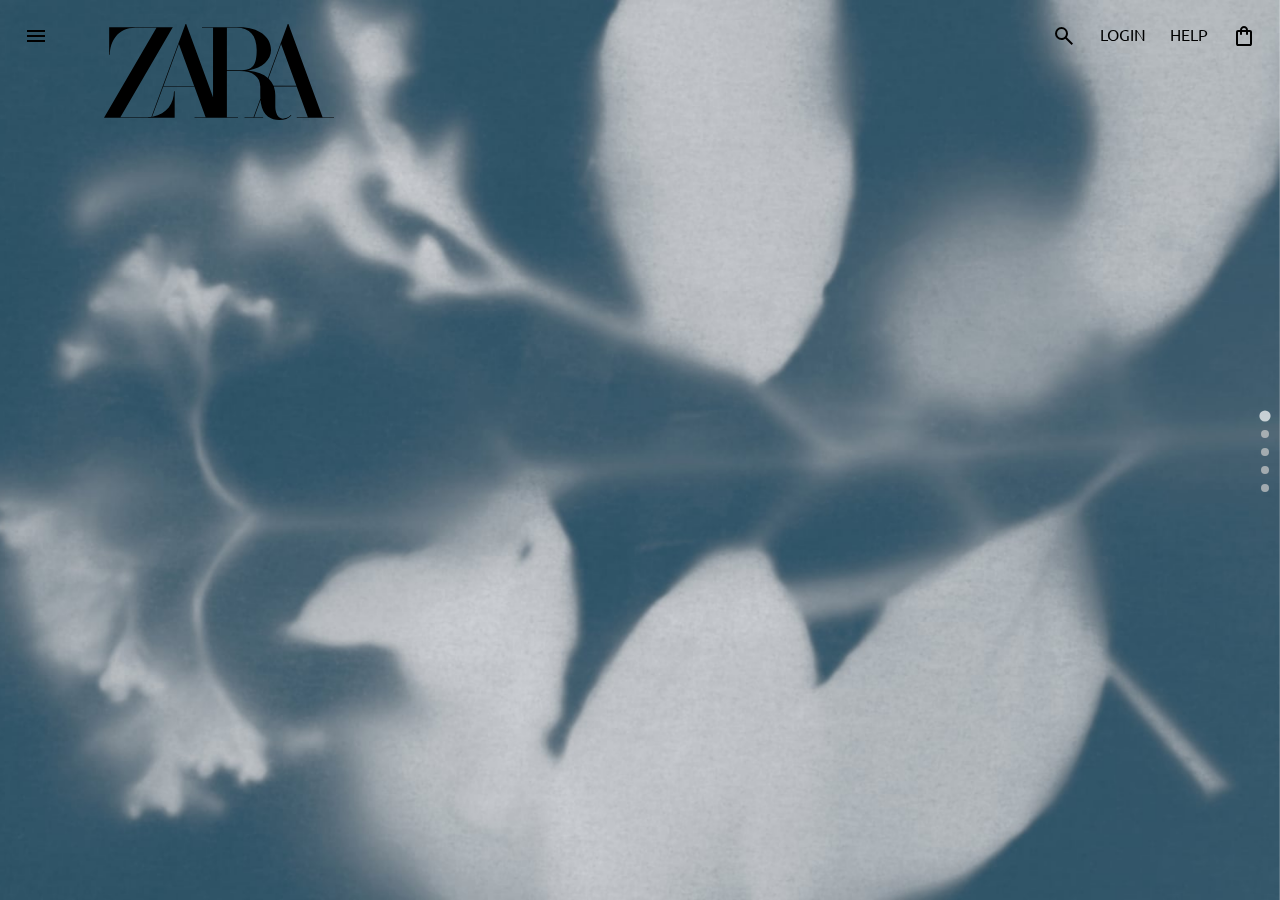
<file: index.html>
<!DOCTYPE html>
<html lang="en">
<head>
    <meta charset="UTF-8">
    <meta http-equiv="X-UA-Compatible" content="IE=edge">
    <meta name="viewport" content="width=device-width, initial-scale=1.0">
    <link rel="stylesheet" href="https://fonts.googleapis.com/css2?family=Material+Symbols+Outlined:opsz,wght,FILL,GRAD@48,400,0,0" />
    <link rel="stylesheet" href="styles.css">
    <link rel="stylesheet" href="https://cdn.jsdelivr.net/npm/@splidejs/splide@4.1.4/dist/css/splide.min.css">
    <title>ZARA</title>
    <link rel="icon" href="/images/favicon-32x32.png">
</head>
<body>
    <div class="nav" id="navMenu">
        <button class="close"><span class="material-symbols-outlined" onclick="closeNav()">close</span></button>
        <a href="/zara-web/new.html">NEW</a>
        <a href="/zara-web/new.html">COATS</a>
        <a href="/zara-web/new.html">BLAZERS | VESTS</a>
        <a href="/zara-web/new.html">JACKETS | TRENCH</a>
        <a href="/zara-web/new.html">DRESSSES | JUMPSUITS</a>
        <a href="/zara-web/new.html">KNITWEAR</a>
        <a href="/zara-web/new.html">TOPS | CORSETS</a>
        <a href="/zara-web/new.html">SHIRTS | BLOUSES</a>
        <a href="/zara-web/new.html">T-SHIRTS</a>
        <a href="/zara-web/new.html">BODYSUITS</a>
        <a href="/zara-web/new.html">HOODIES | SWEATSHIRTS</a>
        <a href="/zara-web/new.html">JEANS</a>
        <a href="/zara-web/new.html">SKIRTS | SHORTS</a>
        <a href="/zara-web/new.html">SHOES</a>
        <a href="/zara-web/new.html">BAGS</a>
        <a href="/zara-web/new.html">ACCESSORIES</a>
        <a href="/zara-web/new.html">LINGERIE</a>
        <a href="/zara-web/new.html">BEAUTY</a>
        <a href="/zara-web/new.html">PERFUMES</a>
        <a href="/zara-web/new.html">BASICS</a>
        <a href="/zara-web/new.html">CO-ORD SETS</a>
        <a href="/zara-web/new.html">SUITS</a>
        <a href="/zara-web/new.html">SPECIAL PRICES</a>
        <a href="/zara-web/new.html">SPECIAL EDITION</a>
        <a href="/zara-web/new.html">SALE</a>
    </div>
    <div class="header">
        <div class="h-left">
            <button class="h-item menu-icon" onclick="openNav()"><span class="material-symbols-outlined">menu</span></button>
            <a class="h-item logo" href="/zara-web/index.html"><svg aria-label="ZARA Germany logo. Go to home page" class="layout-logo__icon layout-header-logo__icon layout-logo__icon--fade-enter-done" viewBox="0 0 132 55" xmlns="http://www.w3.org/2000/svg"><path fill-rule="evenodd" clip-rule="evenodd" d="M105.673.035l19.557 53.338 6.77.002v.383h-21.548v-.383h6.344l-6.431-17.54H97.311v.007l.07.204c.521 1.548.78 3.17.764 4.803v6.575c0 3.382 1.494 6.81 4.347 6.81 1.675 0 3.012-.59 4.604-2.046l.227.211C105.594 54.224 103.5 55 100.36 55c-2.37 0-4.398-.57-6.03-1.693l-.309-.222c-2.148-1.624-3.542-4.278-4.142-7.89l-.096-.583-.1-.882-.01-.152-3.599 9.792h5.107v.384H80.496v-.384h5.162l3.951-10.753v-.023a34.924 34.924 0 0 1-.075-1.906v-4.693c0-5.77-4.29-9.08-11.771-9.08H70.41v26.458h6.371v.383h-24.9v-.383h6.345l-6.431-17.54H33.948l-6.371 17.346.266-.044c8.366-1.442 12.213-7.827 12.265-14.55h.388v15.171H0L30.06 2.185H17.972C7.954 2.185 3.42 9.922 3.35 17.635h-.387V1.8h36.488l-.222.385L9.396 53.373h15.695c.39 0 .778-.019 1.169-.05.26-.018.522-.044.788-.077l.095-.01L46.703 0h.387l.013.035 15.369 41.916V2.185h-6.328v-.39h21.778c10.467 0 17.774 5.372 17.774 13.068 0 5.612-5.005 10.27-12.45 11.595l-1.367.174 1.377.14c4.515.517 8.1 1.906 10.641 4.127l.017.016L105.273 0h.386l.014.035zm-8.552 35.32l.038.094h13.061l-8.773-23.928-7.221 19.67.039.037.367.364a11.876 11.876 0 0 1 2.489 3.762zM70.415 26.53V2.185h5.611c7.496 0 11.454 4.414 11.454 12.76 0 8.877-2.272 11.585-9.717 11.585h-7.348zM42.882 11.521L34.09 35.45h17.565L42.882 11.52z"></path></svg></a>
        </div>
        <div class="h-right">
            <a class="h-item" href="#search"><span class="material-symbols-outlined">search</span></a>
            <a class="h-item desktop-only" href="/zara-web/LogIn.html">LOGIN</a>
            <a class="h-item desktop-only" href="#Help">HELP</a>
            <a class="h-item" href="#bag"><span class="material-symbols-outlined">shopping_bag</span></a>
        </div>
    </div>
    <!--
    <div class="main">
        <div class="slide fade">
            <img src="images/img-1.jpg">
        </div>
        <div class="slide fade">
            <img src="images/img-2.jpg">
        </div>
        <div class="slide fade">
            <img src="images/img-3.jpg">
        </div>
        <div class="slide fade">
            <img src="images/img-4.jpg">
        </div>

        <div class="main-nav">
            <span class="slide-nav" onclick="currentSlide(1)">IMAGE01</span>
            <span class="slide-nav" onclick="currentSlide(2)">IMAGE02</span>
            <span class="slide-nav" onclick="currentSlide(3)">IMAGE03</span>
            <span class="slide-nav" onclick="currentSlide(4)">IMAGE04</span>
        </div>
    </div>
    -->
    <section class="splide">
        <div class="splide__track">
              <ul class="splide__list">
                  <li class="splide__slide">
                    <div class="splide__slide__container">
                        <div class="slide__content">
                            <img src="images/img5.jpg" alt="">
                        </div>
                    </div>
                  </li>
                  <li class="splide__slide">
                    <div class="splide__slide__container">
                        <div class="slide__content">
                            <img src="images/img2.jpg" alt="">
                        </div>
                    </div>
                  </li>
                  <li class="splide__slide">
                    <div class="splide__slide__container">
                        <div class="slide__content">
                            <img src="images/img4.jpg" alt="">
                        </div>
                    </div>
                  </li>
                  <li class="splide__slide">
                    <div class="splide__slide__container">
                        <div class="slide__content">
                            <img src="images/img6.jpg" alt="">
                        </div>
                    </div>
                  </li>
                  <li class="splide__slide">
                    <div class="splide__slide__container">
                        <div class="slide__content">
                            <div class="footer">
                                <a href="/zara-web/LogIn.html" class="f-title">SIGN UP FOR OUR NEWSLETTER</a>
                                <ul class="socials">
                                    <li><a>INSTAGRAM</a></li>
                                    <li><a>FACEBOOK</a></li>
                                    <li><a>TIKTOK</a></li>
                                    <li><a>YOUTUBE</a></li>
                                    <li><a>TWITTER</a></li>
                                    <li><a>YOUTUBE</a></li>
                                </ul>
                                <ul class="cookies">
                                    <li><a>COOKIES SETTING</a></li>
                                    <li><a>PRIVACY AND COOKIES POLICY</a></li>
                                    <li><a>TERMS OF USE</a></li>
                                </ul>
                            </div>
                        </div>
                    </div>
                  </li>
              </ul>
        </div>
      </section>
    <script src="
        https://cdn.jsdelivr.net/npm/@splidejs/splide@4.1.4/dist/js/splide.min.js
    "></script>
    <script>
        document.addEventListener( 'DOMContentLoaded', function () {

            var splide = new Splide( '.splide', {
  direction: 'ttb',
  height   : '100vh',
  wheel    : true,
  arrows : false,
  autoplay: true,
  interval: 6000,
  speed: 1000,
} );

splide.mount();
        } );
    </script>
    <script src="app.js"></script>
</body>
</html>
</file>
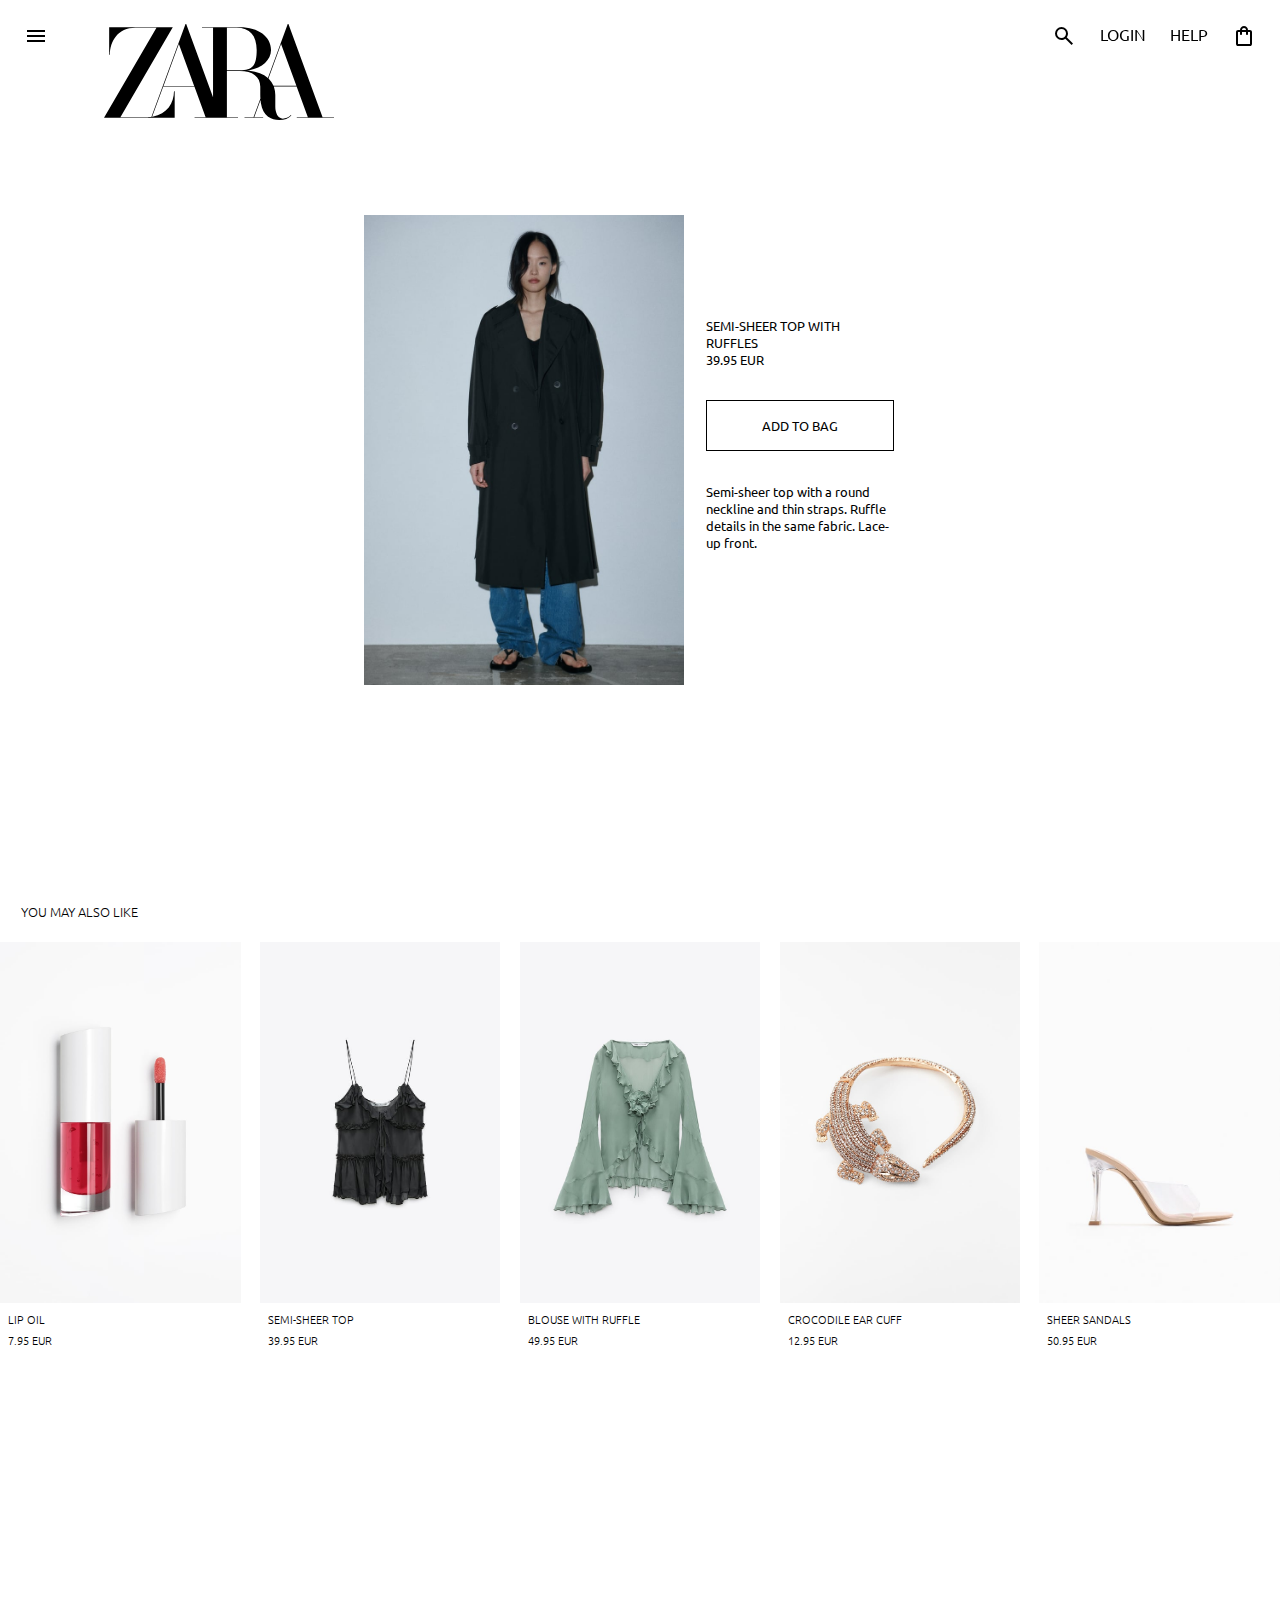
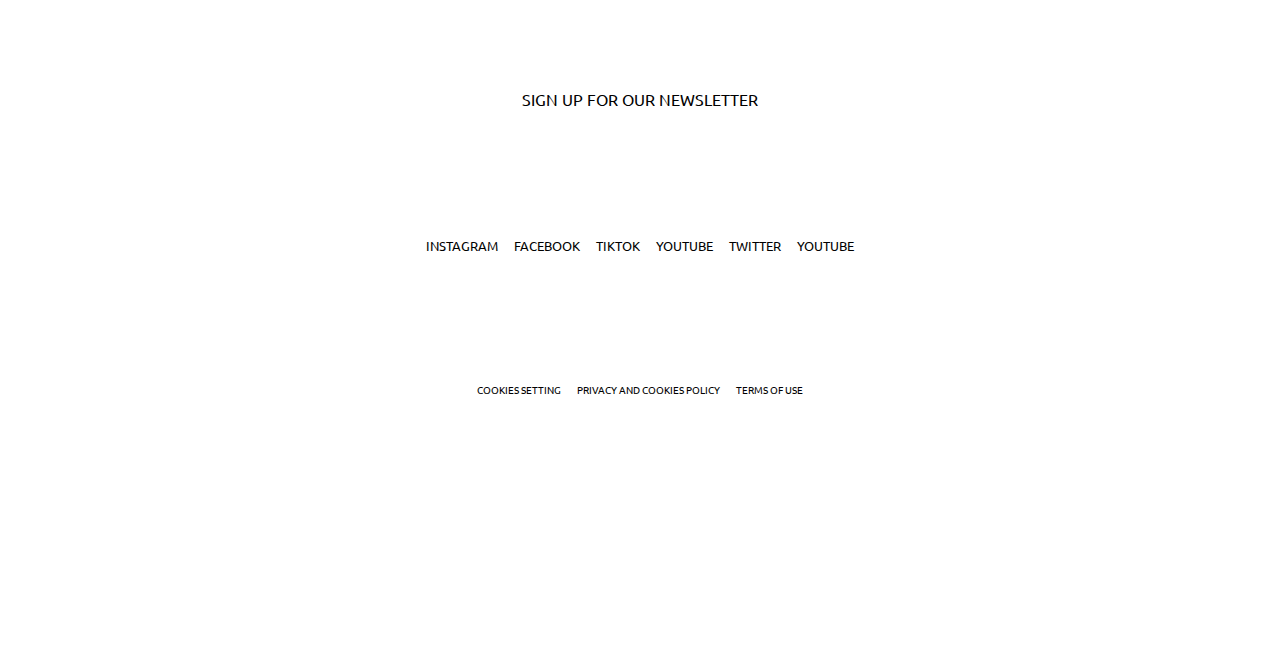
<file: item.html>
<!DOCTYPE html>
<html lang="en">
<head>
    <meta charset="UTF-8">
    <meta http-equiv="X-UA-Compatible" content="IE=edge">
    <meta name="viewport" content="width=device-width, initial-scale=1.0">
    <link rel="stylesheet" href="https://fonts.googleapis.com/css2?family=Material+Symbols+Outlined:opsz,wght,FILL,GRAD@48,400,0,0" />
    <link rel="stylesheet" href="styles.css">
    <title>ZARA</title>
    <link rel="icon" href="/images/favicon-32x32.png">
</head>
<body>
    <div class="nav" id="navMenu">
        <button class="close"><span class="material-symbols-outlined" onclick="closeNav()">close</span></button>
        <a href="/zara-web/new.html">NEW</a>
        <a href="/zara-web/new.html">COATS</a>
        <a href="/zara-web/new.html">BLAZERS | VESTS</a>
        <a href="/zara-web/new.html">JACKETS | TRENCH</a>
        <a href="/zara-web/new.html">DRESSSES | JUMPSUITS</a>
        <a href="/zara-web/new.html">KNITWEAR</a>
        <a href="/zara-web/new.html">TOPS | CORSETS</a>
        <a href="/zara-web/new.html">SHIRTS | BLOUSES</a>
        <a href="/zara-web/new.html">T-SHIRTS</a>
        <a href="/zara-web/new.html">BODYSUITS</a>
        <a href="/zara-web/new.html">HOODIES | SWEATSHIRTS</a>
        <a href="/zara-web/new.html">JEANS</a>
        <a href="/zara-web/new.html">SKIRTS | SHORTS</a>
        <a href="/zara-web/new.html">SHOES</a>
        <a href="/zara-web/new.html">BAGS</a>
        <a href="/zara-web/new.html">ACCESSORIES</a>
        <a href="/zara-web/new.html">LINGERIE</a>
        <a href="/zara-web/new.html">BEAUTY</a>
        <a href="/zara-web/new.html">PERFUMES</a>
        <a href="/zara-web/new.html">BASICS</a>
        <a href="/zara-web/new.html">CO-ORD SETS</a>
        <a href="/zara-web/new.html">SUITS</a>
        <a href="/zara-web/new.html">SPECIAL PRICES</a>
        <a href="/zara-web/new.html">SPECIAL EDITION</a>
        <a href="/zara-web/new.html">SALE</a>
    </div>
    <div class="header">
        <div class="h-left">
            <button class="h-item menu-icon" onclick="openNav()"><span class="material-symbols-outlined">menu</span></button>
            <a class="h-item logo mobile-hidden" href="/zara-web/index.html"><svg aria-label="ZARA Germany logo. Go to home page" class="layout-logo__icon layout-header-logo__icon layout-logo__icon--fade-enter-done" viewBox="0 0 132 55" xmlns="http://www.w3.org/2000/svg"><path fill-rule="evenodd" clip-rule="evenodd" d="M105.673.035l19.557 53.338 6.77.002v.383h-21.548v-.383h6.344l-6.431-17.54H97.311v.007l.07.204c.521 1.548.78 3.17.764 4.803v6.575c0 3.382 1.494 6.81 4.347 6.81 1.675 0 3.012-.59 4.604-2.046l.227.211C105.594 54.224 103.5 55 100.36 55c-2.37 0-4.398-.57-6.03-1.693l-.309-.222c-2.148-1.624-3.542-4.278-4.142-7.89l-.096-.583-.1-.882-.01-.152-3.599 9.792h5.107v.384H80.496v-.384h5.162l3.951-10.753v-.023a34.924 34.924 0 0 1-.075-1.906v-4.693c0-5.77-4.29-9.08-11.771-9.08H70.41v26.458h6.371v.383h-24.9v-.383h6.345l-6.431-17.54H33.948l-6.371 17.346.266-.044c8.366-1.442 12.213-7.827 12.265-14.55h.388v15.171H0L30.06 2.185H17.972C7.954 2.185 3.42 9.922 3.35 17.635h-.387V1.8h36.488l-.222.385L9.396 53.373h15.695c.39 0 .778-.019 1.169-.05.26-.018.522-.044.788-.077l.095-.01L46.703 0h.387l.013.035 15.369 41.916V2.185h-6.328v-.39h21.778c10.467 0 17.774 5.372 17.774 13.068 0 5.612-5.005 10.27-12.45 11.595l-1.367.174 1.377.14c4.515.517 8.1 1.906 10.641 4.127l.017.016L105.273 0h.386l.014.035zm-8.552 35.32l.038.094h13.061l-8.773-23.928-7.221 19.67.039.037.367.364a11.876 11.876 0 0 1 2.489 3.762zM70.415 26.53V2.185h5.611c7.496 0 11.454 4.414 11.454 12.76 0 8.877-2.272 11.585-9.717 11.585h-7.348zM42.882 11.521L34.09 35.45h17.565L42.882 11.52z"></path></svg></a>
        </div>
        <div class="h-right">
            <a class="h-item" href="#search"><span class="material-symbols-outlined">search</span></a>
            <a class="h-item desktop-only" href="/zara-web/LogIn.html">LOGIN</a>
            <a class="h-item desktop-only" href="#Help">HELP</a>
            <a class="h-item" href="#bag"><span class="material-symbols-outlined">shopping_bag</span></a>
        </div>
    </div>
    <div class="item-section">
        <div class="item-images">
            <img src="images/8073046800_1_1_1.jpg" alt="">
            <img src="images/8073046800_2_1_1.jpg" alt="">
            <img src="images/8073046800_2_2_1.jpg" alt="">
            <img src="images/8073046800_2_3_1.jpg" alt="">
            <img src="images/8073046800_2_4_1.jpg" alt="">
            <img src="images/8073046800_2_5_1.jpg" alt="">
            <img src="images/8073046800_6_1_1.jpg" alt="">
            <img src="images/8073046800_6_2_1.jpg" alt="">
            <img src="images/8073046800_6_3_1.jpg" alt="">
            <img src="images/8073046800_6_4_1.jpg" alt="">
        </div>
        <div class="item-info">
            <h1>SEMI-SHEER TOP WITH RUFFLES</h1>
            <h1 class="item-price">39.95 EUR</h1>
            <!--
            <ul class="mobile-hidden">
                <li>XS</li>
                <li>S</li>
                <li>M</li>
                <li>L</li>
            </ul>
            <div class="mobile-hidden">
                <a href="">FIND YOUR SIZE</a>
                <a href="">SIZE GUIDE</a>
            </div>
            -->
            <button class="add-item-btn">ADD TO BAG</button>
            <p>Semi-sheer top with a round neckline and thin straps. Ruffle details in the same fabric. Lace-up front.</p>
        </div>
    </div>
    <span class="more-items-title">YOU MAY ALSO LIKE</span>
    <div class="more-items">
        <div>
            <img src="images/1.jpg" alt="">
            <a href="">LIP OIL</a>
            <a href="">7.95 EUR</a>
        </div>
        <div>
            <img src="images/2.jpg" alt="">
            <a href="">SEMI-SHEER TOP</a>
            <a href="">39.95 EUR</a>
        </div>
        <div>
            <img src="images/3.jpg" alt="">
            <a href="">BLOUSE WITH RUFFLE</a>
            <a href="">49.95 EUR</a>
        </div>
        <div>
            <img src="images/4.jpg" alt="">
            <a href="">CROCODILE EAR CUFF</a>
            <a href="">12.95 EUR</a>
        </div>
        <div>
            <img src="images/5.jpg" alt="">
            <a href="">SHEER SANDALS</a>
            <a href="">50.95 EUR</a>
        </div>
    </div>
    <div class="footer">
        <a href="/zara-web/LogIn.html" class="f-title">SIGN UP FOR OUR NEWSLETTER</a>
        <div class="socials">
            <a>INSTAGRAM</a>
            <a>FACEBOOK</a>
            <a>TIKTOK</a>
            <a>YOUTUBE</a>
            <a>TWITTER</a>
            <a>YOUTUBE</a>
        </div>
        <div class="cookies">
            <a>COOKIES SETTING</a>
            <a>PRIVACY AND COOKIES POLICY</a>
            <a>TERMS OF USE</a>
        </div>
    </div>
    <script src="app.js"></script>
</body>
</html>
</file>
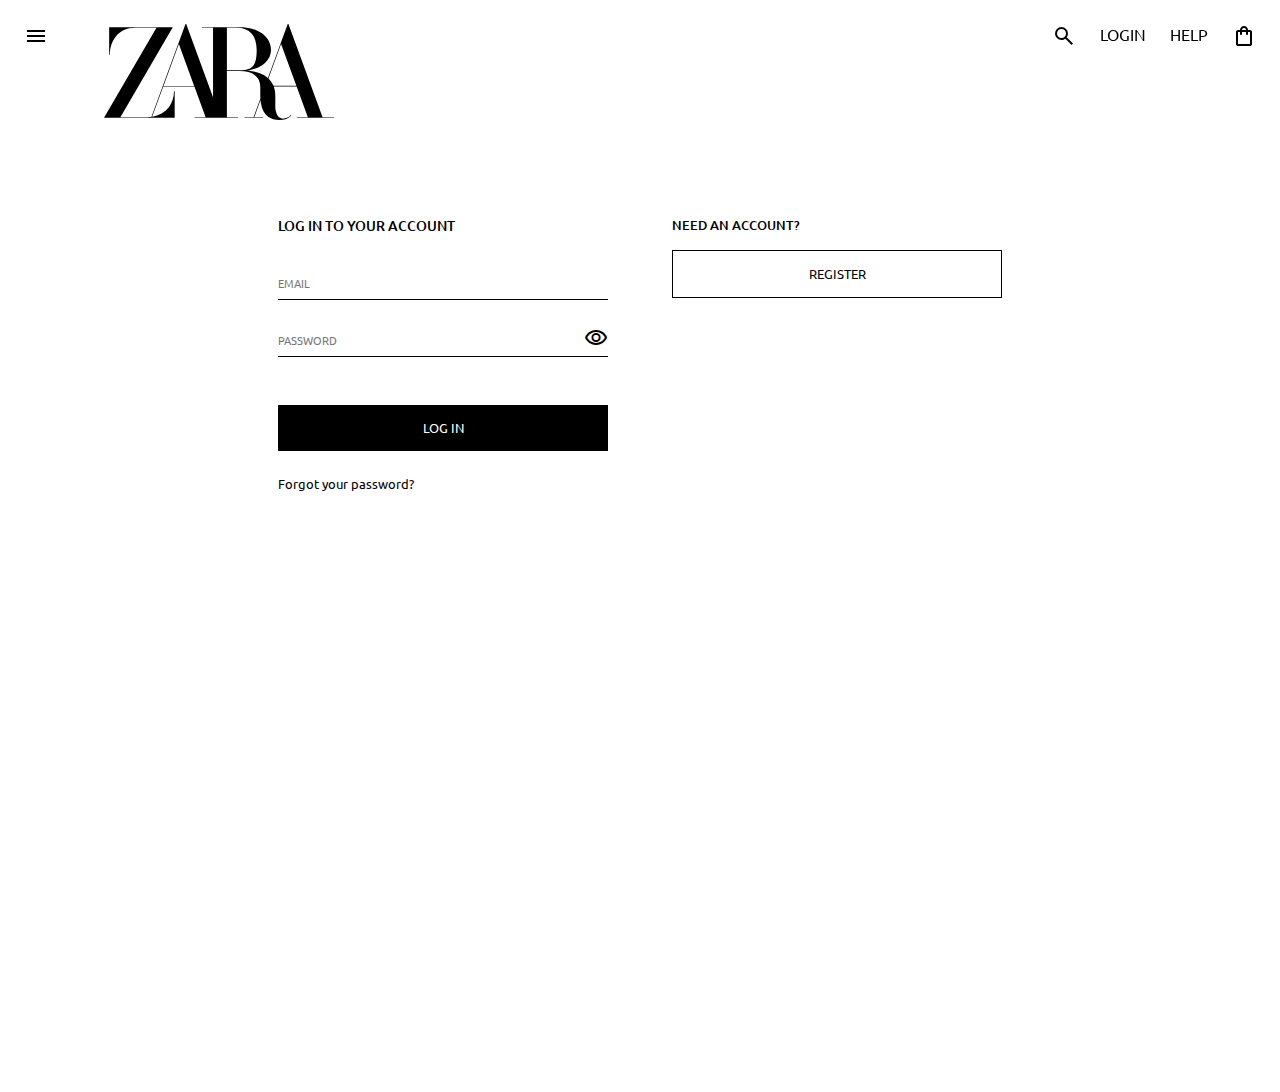
<file: LogIn.html>
<!DOCTYPE html>
<html lang="en">
<head>
    <meta charset="UTF-8">
    <meta http-equiv="X-UA-Compatible" content="IE=edge">
    <meta name="viewport" content="width=device-width, initial-scale=1.0">
    <link rel="stylesheet" href="https://fonts.googleapis.com/css2?family=Material+Symbols+Outlined:opsz,wght,FILL,GRAD@48,400,0,0" />
    <link rel="stylesheet" href="styles.css">
    <title>ZARA</title>
    <link rel="icon" href="/images/favicon-32x32.png">
</head>
<body>
    <div class="nav" id="navMenu">
        <button class="close"><span class="material-symbols-outlined" onclick="closeNav()">close</span></button>
        <a href="/zara-web/new.html">NEW</a>
        <a href="/zara-web/new.html">COATS</a>
        <a href="/zara-web/new.html">BLAZERS | VESTS</a>
        <a href="/zara-web/new.html">JACKETS | TRENCH</a>
        <a href="/zara-web/new.html">DRESSSES | JUMPSUITS</a>
        <a href="/zara-web/new.html">KNITWEAR</a>
        <a href="/zara-web/new.html">TOPS | CORSETS</a>
        <a href="/zara-web/new.html">SHIRTS | BLOUSES</a>
        <a href="/zara-web/new.html">T-SHIRTS</a>
        <a href="/zara-web/new.html">BODYSUITS</a>
        <a href="/zara-web/new.html">HOODIES | SWEATSHIRTS</a>
        <a href="/zara-web/new.html">JEANS</a>
        <a href="/zara-web/new.html">SKIRTS | SHORTS</a>
        <a href="/zara-web/new.html">SHOES</a>
        <a href="/zara-web/new.html">BAGS</a>
        <a href="/zara-web/new.html">ACCESSORIES</a>
        <a href="/zara-web/new.html">LINGERIE</a>
        <a href="/zara-web/new.html">BEAUTY</a>
        <a href="/zara-web/new.html">PERFUMES</a>
        <a href="/zara-web/new.html">BASICS</a>
        <a href="/zara-web/new.html">CO-ORD SETS</a>
        <a href="/zara-web/new.html">SUITS</a>
        <a href="/zara-web/new.html">SPECIAL PRICES</a>
        <a href="/zara-web/new.html">SPECIAL EDITION</a>
        <a href="/zara-web/new.html">SALE</a>
    </div>
    <div class="header">
        <div class="h-left">
            <button class="h-item menu-icon" onclick="openNav()"><span class="material-symbols-outlined">menu</span></button>
            <a class="h-item logo" href="/zara-web/index.html"><svg aria-label="ZARA Germany logo. Go to home page" class="layout-logo__icon layout-header-logo__icon layout-logo__icon--fade-enter-done" viewBox="0 0 132 55" xmlns="http://www.w3.org/2000/svg"><path fill-rule="evenodd" clip-rule="evenodd" d="M105.673.035l19.557 53.338 6.77.002v.383h-21.548v-.383h6.344l-6.431-17.54H97.311v.007l.07.204c.521 1.548.78 3.17.764 4.803v6.575c0 3.382 1.494 6.81 4.347 6.81 1.675 0 3.012-.59 4.604-2.046l.227.211C105.594 54.224 103.5 55 100.36 55c-2.37 0-4.398-.57-6.03-1.693l-.309-.222c-2.148-1.624-3.542-4.278-4.142-7.89l-.096-.583-.1-.882-.01-.152-3.599 9.792h5.107v.384H80.496v-.384h5.162l3.951-10.753v-.023a34.924 34.924 0 0 1-.075-1.906v-4.693c0-5.77-4.29-9.08-11.771-9.08H70.41v26.458h6.371v.383h-24.9v-.383h6.345l-6.431-17.54H33.948l-6.371 17.346.266-.044c8.366-1.442 12.213-7.827 12.265-14.55h.388v15.171H0L30.06 2.185H17.972C7.954 2.185 3.42 9.922 3.35 17.635h-.387V1.8h36.488l-.222.385L9.396 53.373h15.695c.39 0 .778-.019 1.169-.05.26-.018.522-.044.788-.077l.095-.01L46.703 0h.387l.013.035 15.369 41.916V2.185h-6.328v-.39h21.778c10.467 0 17.774 5.372 17.774 13.068 0 5.612-5.005 10.27-12.45 11.595l-1.367.174 1.377.14c4.515.517 8.1 1.906 10.641 4.127l.017.016L105.273 0h.386l.014.035zm-8.552 35.32l.038.094h13.061l-8.773-23.928-7.221 19.67.039.037.367.364a11.876 11.876 0 0 1 2.489 3.762zM70.415 26.53V2.185h5.611c7.496 0 11.454 4.414 11.454 12.76 0 8.877-2.272 11.585-9.717 11.585h-7.348zM42.882 11.521L34.09 35.45h17.565L42.882 11.52z"></path></svg></a>
        </div>
        <div class="h-right">
            <a class="h-item" href="#search"><span class="material-symbols-outlined">search</span></a>
            <a class="h-item desktop-only" href="/zara-web/LogIn.html">LOGIN</a>
            <a class="h-item desktop-only" href="#Help">HELP</a>
            <a class="h-item" href="#bag"><span class="material-symbols-outlined">shopping_bag</span></a>
        </div>
    </div> 
    <div class="login-container">
      <form action="" class="login-form">
          <h1>LOG IN TO YOUR ACCOUNT</h1>
          <input class="login-input" type="email" placeholder="EMAIL" name="email" required>
          <input class="login-input" type="password" placeholder="PASSWORD" name="password" id="passInput" required>
          <span class="material-symbols-outlined" id="togglePassword" onclick="togglePass()">
            visibility
            </span>
          <button type="submit" class="login-btn">LOG IN</button>
          <a href="">Forgot your password?</a>
      </form>
      <div class="register">
        <h1>NEED AN ACCOUNT?</h1>
        <button class="register-btn">REGISTER</button>
      </div>
    </div>
    <script src="app.js"></script>
</body>
</html>
</file>
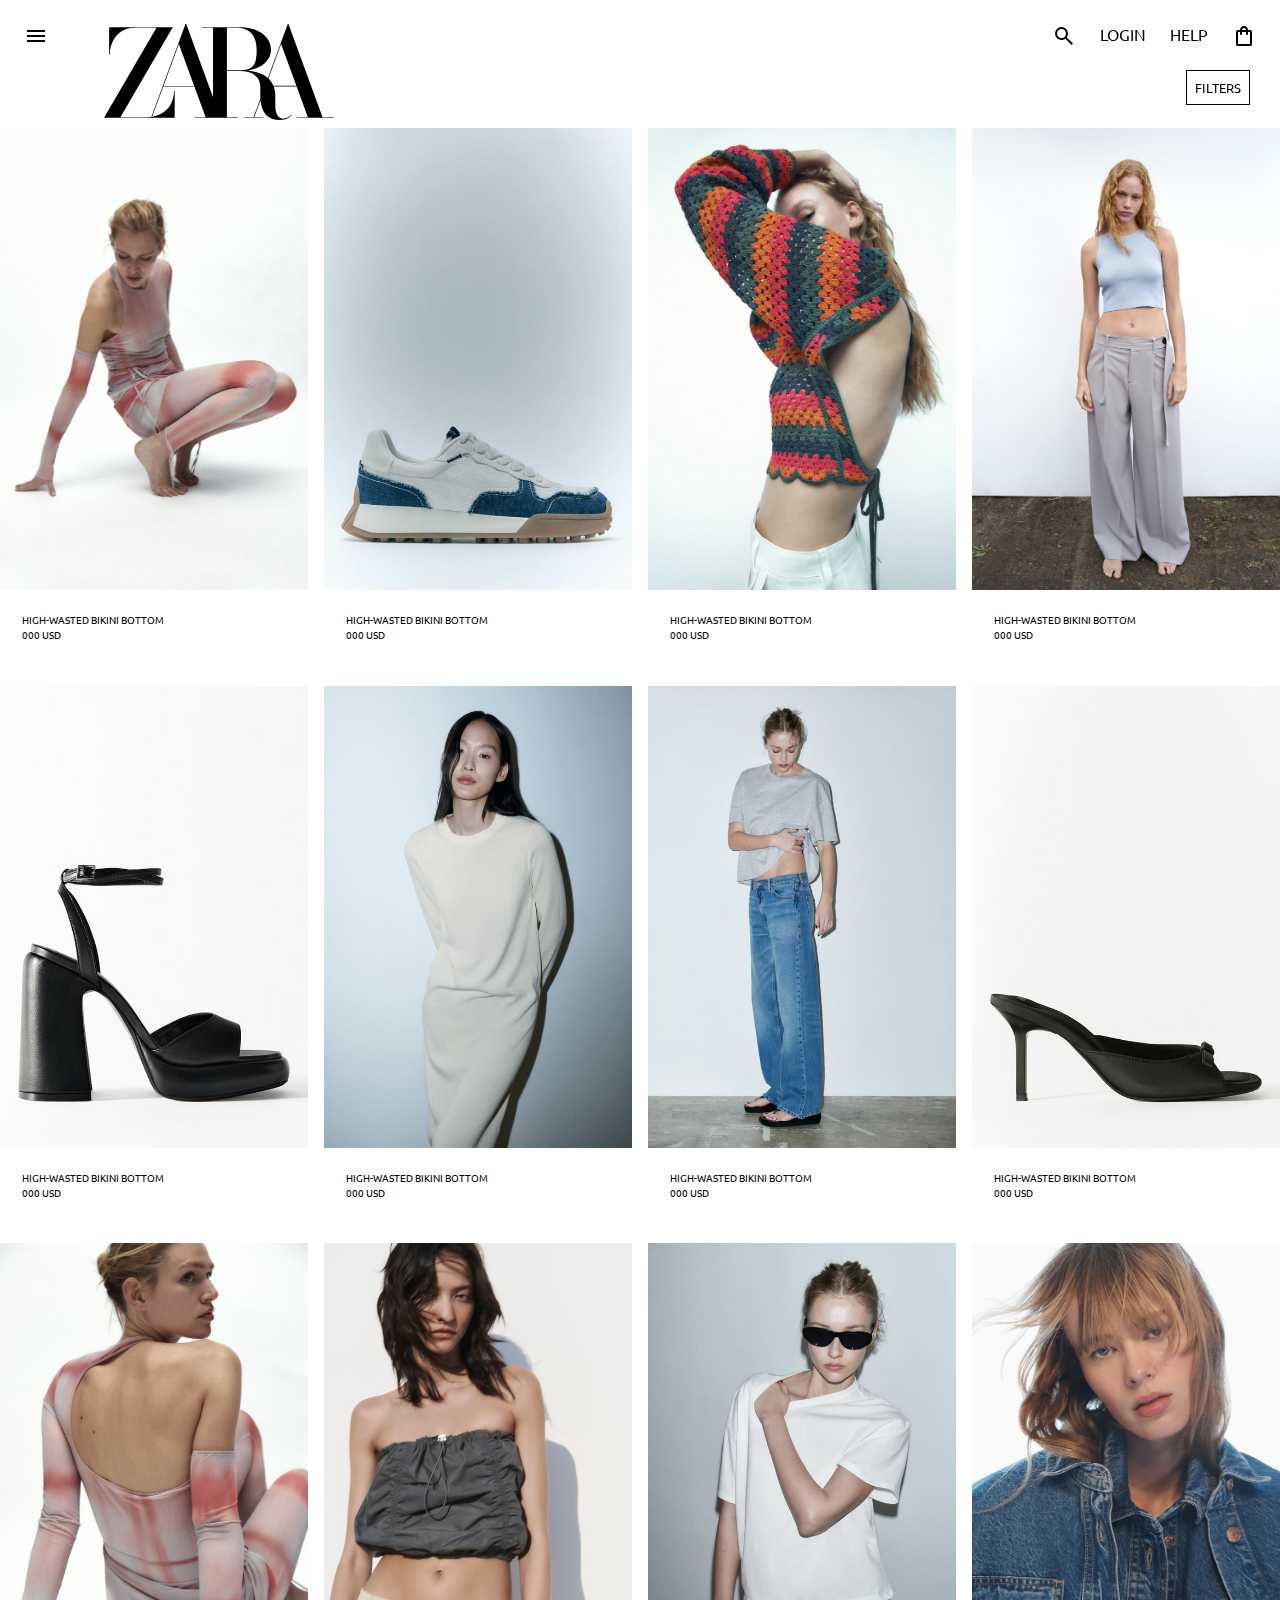
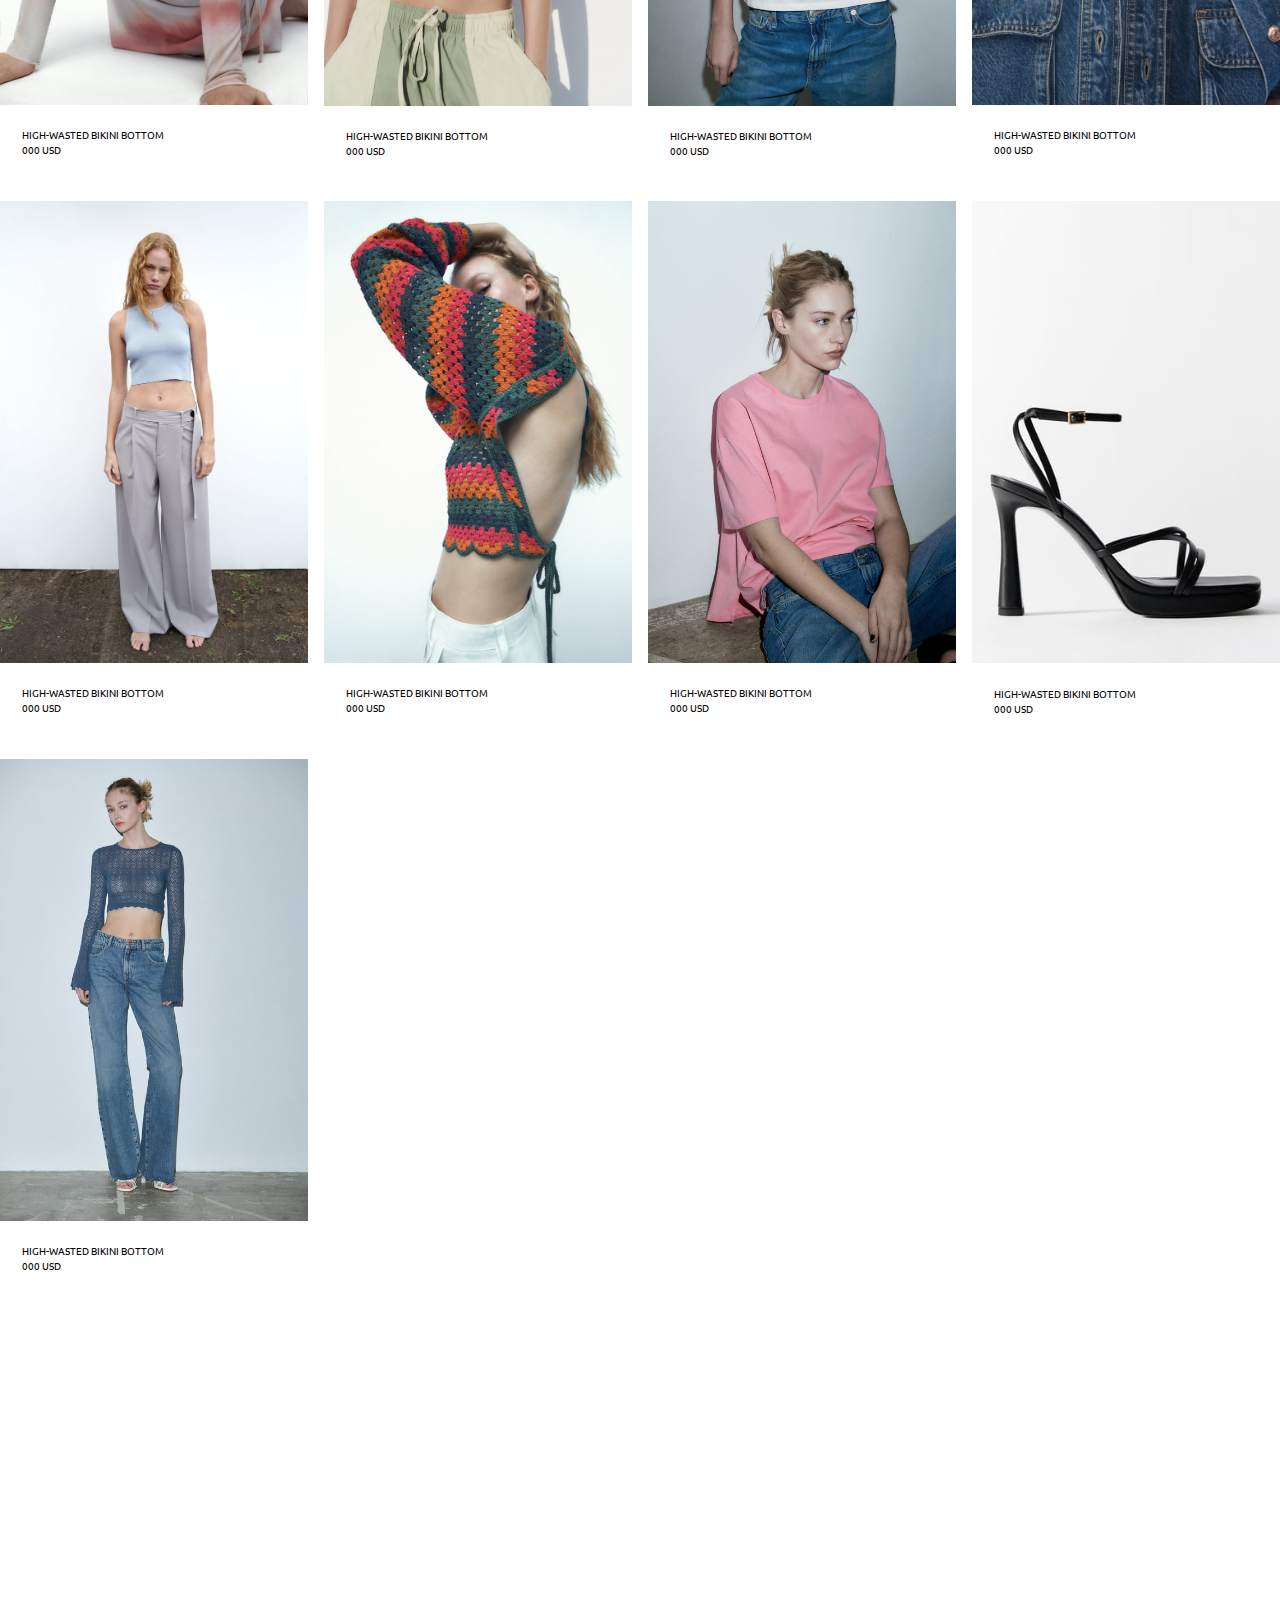
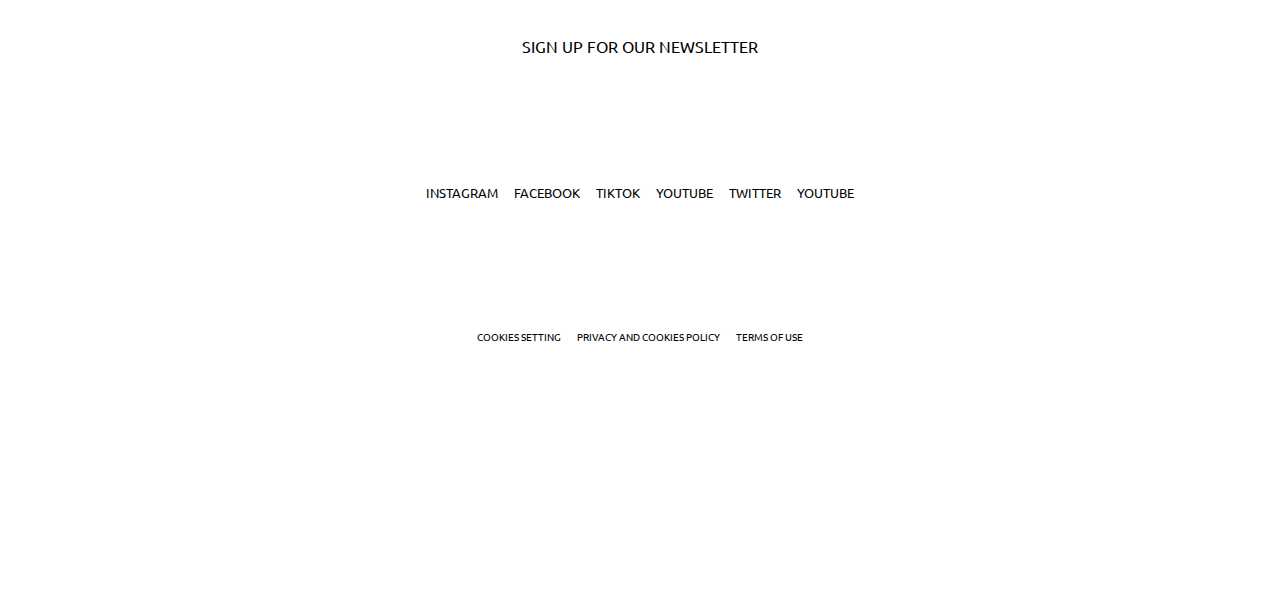
<file: new.html>
<!DOCTYPE html>
<html lang="en">
<head>
    <meta charset="UTF-8">
    <meta http-equiv="X-UA-Compatible" content="IE=edge">
    <meta name="viewport" content="width=device-width, initial-scale=1.0">
    <link rel="stylesheet" href="https://fonts.googleapis.com/css2?family=Material+Symbols+Outlined:opsz,wght,FILL,GRAD@48,400,0,0" />
    <link rel="stylesheet" href="styles.css">
    <title>ZARA</title>
    <link rel="icon" href="/images/favicon-32x32.png">
</head>
<body>
    <div class="nav" id="navMenu">
        <button class="close"><span class="material-symbols-outlined" onclick="closeNav()">close</span></button>
        <a href="/zara-web/new.html">NEW</a>
        <a href="/zara-web/new.html">COATS</a>
        <a href="/zara-web/new.html">BLAZERS | VESTS</a>
        <a href="/zara-web/new.html">JACKETS | TRENCH</a>
        <a href="/zara-web/new.html">DRESSSES | JUMPSUITS</a>
        <a href="/zara-web/new.html">KNITWEAR</a>
        <a href="/zara-web/new.html">TOPS | CORSETS</a>
        <a href="/zara-web/new.html">SHIRTS | BLOUSES</a>
        <a href="/zara-web/new.html">T-SHIRTS</a>
        <a href="/zara-web/new.html">BODYSUITS</a>
        <a href="/zara-web/new.html">HOODIES | SWEATSHIRTS</a>
        <a href="/zara-web/new.html">JEANS</a>
        <a href="/zara-web/new.html">SKIRTS | SHORTS</a>
        <a href="/zara-web/new.html">SHOES</a>
        <a href="/zara-web/new.html">BAGS</a>
        <a href="/zara-web/new.html">ACCESSORIES</a>
        <a href="/zara-web/new.html">LINGERIE</a>
        <a href="/zara-web/new.html">BEAUTY</a>
        <a href="/zara-web/new.html">PERFUMES</a>
        <a href="/zara-web/new.html">BASICS</a>
        <a href="/zara-web/new.html">CO-ORD SETS</a>
        <a href="/zara-web/new.html">SUITS</a>
        <a href="/zara-web/new.html">SPECIAL PRICES</a>
        <a href="/zara-web/new.html">SPECIAL EDITION</a>
        <a href="/zara-web/new.html">SALE</a>
    </div>
    <div class="header">
        <div class="h-left">
            <button class="h-item menu-icon" onclick="openNav()"><span class="material-symbols-outlined">menu</span></button>
            <a class="h-item logo" href="/zara-web/index.html"><svg aria-label="ZARA Germany logo. Go to home page" class="layout-logo__icon layout-header-logo__icon layout-logo__icon--fade-enter-done" viewBox="0 0 132 55" xmlns="http://www.w3.org/2000/svg"><path fill-rule="evenodd" clip-rule="evenodd" d="M105.673.035l19.557 53.338 6.77.002v.383h-21.548v-.383h6.344l-6.431-17.54H97.311v.007l.07.204c.521 1.548.78 3.17.764 4.803v6.575c0 3.382 1.494 6.81 4.347 6.81 1.675 0 3.012-.59 4.604-2.046l.227.211C105.594 54.224 103.5 55 100.36 55c-2.37 0-4.398-.57-6.03-1.693l-.309-.222c-2.148-1.624-3.542-4.278-4.142-7.89l-.096-.583-.1-.882-.01-.152-3.599 9.792h5.107v.384H80.496v-.384h5.162l3.951-10.753v-.023a34.924 34.924 0 0 1-.075-1.906v-4.693c0-5.77-4.29-9.08-11.771-9.08H70.41v26.458h6.371v.383h-24.9v-.383h6.345l-6.431-17.54H33.948l-6.371 17.346.266-.044c8.366-1.442 12.213-7.827 12.265-14.55h.388v15.171H0L30.06 2.185H17.972C7.954 2.185 3.42 9.922 3.35 17.635h-.387V1.8h36.488l-.222.385L9.396 53.373h15.695c.39 0 .778-.019 1.169-.05.26-.018.522-.044.788-.077l.095-.01L46.703 0h.387l.013.035 15.369 41.916V2.185h-6.328v-.39h21.778c10.467 0 17.774 5.372 17.774 13.068 0 5.612-5.005 10.27-12.45 11.595l-1.367.174 1.377.14c4.515.517 8.1 1.906 10.641 4.127l.017.016L105.273 0h.386l.014.035zm-8.552 35.32l.038.094h13.061l-8.773-23.928-7.221 19.67.039.037.367.364a11.876 11.876 0 0 1 2.489 3.762zM70.415 26.53V2.185h5.611c7.496 0 11.454 4.414 11.454 12.76 0 8.877-2.272 11.585-9.717 11.585h-7.348zM42.882 11.521L34.09 35.45h17.565L42.882 11.52z"></path></svg></a>
        </div>
        <div class="h-right">
            <a class="h-item i-hidden" href="#search"><span class="material-symbols-outlined">search</span></a>
            <a class="h-item desktop-only" href="/zara-web/LogIn.html">LOGIN</a>
            <a class="h-item desktop-only" href="#Help">HELP</a>
            <a class="h-item" href="#bag"><span class="material-symbols-outlined">shopping_bag</span></a>
            <button class="filter-btn" onclick="openFilters()">FILTERS</button>
        </div>
        
    </div>
    <div class="items-section">
        <a href="/zara-web/item.html"class="item">
            <img src="images/item1.jpg" alt="">
            <div class="item-info">
                <span class="item-name">HIGH-WASTED BIKINI BOTTOM</span>
                <span class="item-price">000 USD</span>
            </div>
        </a>
        <a href="/zara-web/item.html" class="item">
            <img src="images/item2.jpg" alt="">
            <div class="item-info">
                <span class="item-name">HIGH-WASTED BIKINI BOTTOM</span>
                <span class="item-price">000 USD</span>
            </div>
        </a>
        <a href="/zara-web/item.html" class="item">
            <img src="images/item3.jpg" alt="">
            <div class="item-info">
                <span class="item-name">HIGH-WASTED BIKINI BOTTOM</span>
                <span class="item-price">000 USD</span>
            </div>
        </a>
        <a href="/zara-web/item.html" class="item">
            <img src="images/item4.jpg" alt="">
            <div class="item-info">
                <span class="item-name">HIGH-WASTED BIKINI BOTTOM</span>
                <span class="item-price">000 USD</span>
            </div>
        </a>
        <a href="/zara-web/item.html" class="item">
            <img src="images/item5.jpg" alt="">
            <div class="item-info">
                <span class="item-name">HIGH-WASTED BIKINI BOTTOM</span>
                <span class="item-price">000 USD</span>
            </div>
        </a>
        <a href="/zara-web/item.html" class="item">
            <img src="images/item06.jpg" alt="">
            <div class="item-info">
                <span class="item-name">HIGH-WASTED BIKINI BOTTOM</span>
                <span class="item-price">000 USD</span>
            </div>
        </a>
        <a href="/zara-web/item.html" class="item">
            <img src="images/item16.jpg" alt="">
            <div class="item-info">
                <span class="item-name">HIGH-WASTED BIKINI BOTTOM</span>
                <span class="item-price">000 USD</span>
            </div>
        </a>
        <a href="/zara-web/item.html" class="item">
            <img src="images/item8.jpg" alt="">
            <div class="item-info">
                <span class="item-name">HIGH-WASTED BIKINI BOTTOM</span>
                <span class="item-price">000 USD</span>
            </div>
        </a>
        <a href="/zara-web/item.html" class="item">
            <img src="images/item9.jpg" alt="">
            <div class="item-info">
                <span class="item-name">HIGH-WASTED BIKINI BOTTOM</span>
                <span class="item-price">000 USD</span>
            </div>
        </a>
        <a href="/zara-web/item.html" class="item">
            <img src="images/item10.jpg" alt="">
            <div class="item-info">
                <span class="item-name">HIGH-WASTED BIKINI BOTTOM</span>
                <span class="item-price">000 USD</span>
            </div>
        </a>
        <a href="/zara-web/item.html" class="item">
            <img src="images/item15.jpg" alt="">
            <div class="item-info">
                <span class="item-name">HIGH-WASTED BIKINI BOTTOM</span>
                <span class="item-price">000 USD</span>
            </div>
        </a>
        <a href="/zara-web/item.html" class="item">
            <img src="images/item11.jpg" alt="">
            <div class="item-info">
                <span class="item-name">HIGH-WASTED BIKINI BOTTOM</span>
                <span class="item-price">000 USD</span>
            </div>
        </a>
        <a href="/zara-web/item.html" class="item">
            <img src="images/item12.jpg" alt="">
            <div class="item-info">
                <span class="item-name">HIGH-WASTED BIKINI BOTTOM</span>
                <span class="item-price">000 USD</span>
            </div>
        </a>
        <a href="/zara-web/item.html" class="item">
            <img src="images/item13.jpg" alt="">
            <div class="item-info">
                <span class="item-name">HIGH-WASTED BIKINI BOTTOM</span>
                <span class="item-price">000 USD</span>
            </div>
        </a>
        <a href="/zara-web/item.html" class="item">
            <img src="images/item14.jpg" alt="">
            <div class="item-info">
                <span class="item-name">HIGH-WASTED BIKINI BOTTOM</span>
                <span class="item-price">000 USD</span>
            </div>
        </a>
        <a href="/zara-web/item.html" class="item">
            <img src="images/item17.jpg" alt="">
            <div class="item-info">
                <span class="item-name">HIGH-WASTED BIKINI BOTTOM</span>
                <span class="item-price">000 USD</span>
            </div>
        </a>
        <a href="/zara-web/item.html" class="item">
            <img src="images/item18.jpg" alt="">
            <div class="item-info">
                <span class="item-name">HIGH-WASTED BIKINI BOTTOM</span>
                <span class="item-price">000 USD</span>
            </div>
        </a>
    </div>
    <div class="filters" id="filtersMenu">
        <button class="f-close"><span class="material-symbols-outlined" onclick="closeFilters()">close</span></button>
        <button class="filter-div-btn">
            COLOR
            <span class="material-symbols-outlined">
add
</span>
        </button>
        <div class="filter-div">
            <div class="color-box-container">
                <div class="color-box" style="background-color: rgb(208, 190, 149);"></div>
                <span>BEIGE</span>
            </div>
            <div class="color-box-container">
                <div class="color-box" style="background-color: black;"></div>
                <span>BLACK</span>
            </div>
            <div class="color-box-container">
                <span class="color-box" style="background-color: rgb(52, 114, 169);"></span>
                <span>BLUE</span>
            </div>
            <div class="color-box-container">
                <span class="color-box" style="background-color: rgb(104, 63, 32);"></span>
                <span>BROWN</span>
            </div>
            <div class="color-box-container">
                <span class="color-box" style="background-color: rgb(255, 246, 222);"></span>
                <span>ECRU</span>
            </div>
            <div class="color-box-container">
                <span class="color-box" style="background-color: rgb(97, 136, 45);"></span>
                <span>GREEN</span>
            </div>
            <div class="color-box-container">
                <span class="color-box" style="background-color: rgb(131, 131, 131);"></span>
                <span>GREY</span>
            </div>
            <div class="color-box-container">
                <span class="color-box" style="background-color: rgb(131, 131, 131);"></span>
                <span>KHAKI</span>
            </div>
            <div class="color-box-container">
                <span class="color-box" style="background-color: rgb(137, 79, 165);"></span>
                <span>MAGENTA</span>
            </div>
        </div>
        <button class="filter-div-btn">
            SIZE
            <span class="material-symbols-outlined">
add
</span>
        </button>
        <div class="filter-div sizes-div">
            <button class="size-btn">32 (US 14)</button>
            <button class="size-btn">31 (US 12)</button>
            <button class="size-btn">30 (US 10)</button>
            <button class="size-btn">29 (US 8)</button>
            <button class="size-btn">28 (US 6)</button>
            <button class="size-btn">27 (US 4)</button>
            <button class="size-btn">26 (US 2)</button>
            <button class="size-btn">25 (US 0)</button>
            <button class="size-btn">XXL</button>
            <button class="size-btn">XL</button>
            <button class="size-btn">L</button>
            <button class="size-btn">M</button>
            <button class="size-btn">S</button>
            <button class="size-btn">XS</button>
        </div>
        <button class="filter-div-btn">
            PRICE
            <span class="material-symbols-outlined">
add
</span>
        </button>
        <div class="filter-div price-slider">
            <p><span id="demo"></span> USD</p>
            <input type="range" min="10" max="100" value="50" class="slider" id="myRange">
        </div>
        <button class="filter-div-btn">
            TYPE OF PRODUCT
            <span class="material-symbols-outlined">
add
</span>
        </button>
        <div class="filter-div">
            <span>ANKLE BOOTS</span>
            <span>BAGS</span>
            <span>BLOUSE</span>
            <span>BODYSUIT</span>
            <span>DRESSSES</span>
            <span>HEELS</span>
            <span>JACKETS</span>
            <span>JEANS</span>
            <span>JUMPSUITS</span>
            <span>KNITWEAR</span>
            <span>PANTS</span>
            <span>SANDALS</span>
            <span>SHIRTS</span>
            <span>SHOES</span>
            <span>SKIRTS</span>
            <span>SNEAKERS</span>
            <span>T-SHIRTS</span>
        </div>
        <button class="filter-div-btn">
            CONTENTS
            <span class="material-symbols-outlined">
add
</span>
        </button>
        <div class="filter-div">
            <span>COTTON</span>
            <span>DENIM</span>
            <span>FAUX LEATHER</span>
            <span>LEATHER</span>
            <span>PATENT FINISH</span>
            <span>POLYESTER</span>
            <span>SATIN EFFECT</span>
            <span>SOCKS</span>
        </div>
        <button class="filter-div-btn">
            COLLECTION
            <span class="material-symbols-outlined">
add
</span>
        </button>
        <div class="filter-div">
            <span>BASIC</span>
            <span>KNITWEAR</span>
            <span>TRF</span>
        </div>
        
    </div>
    <div class="footer">
        <a href="/zara-web/LogIn.html"class="f-title">SIGN UP FOR OUR NEWSLETTER</a>
        <div class="socials">
            <a>INSTAGRAM</a>
            <a>FACEBOOK</a>
            <a>TIKTOK</a>
            <a>YOUTUBE</a>
            <a>TWITTER</a>
            <a>YOUTUBE</a>
        </div>
        <div class="cookies">
            <a>COOKIES SETTING</a>
            <a>PRIVACY AND COOKIES POLICY</a>
            <a>TERMS OF USE</a>
        </div>
    </div>

    <script src="app.js"></script>
</body>
</html>
</file>
<file: styles.css>
@import url('https://fonts.googleapis.com/css2?family=Ubuntu:wght@300;400;700&display=swap');
*{
    box-sizing: border-box;
    padding: 0;
    margin: 0;
    font-family:'Ubuntu', sans-serif;;
}
button{
    all: unset;
    cursor: pointer;
}
a{
    all: unset;
    cursor: pointer;
}
body, html{
    height: 100%;
}
ul{
    all: unset;
}
/* header */
.header{
    width: 100%;
    position: fixed;
    display: flex;
    justify-content: space-between;
    padding: 1rem;
    top: 0;
    z-index: 1; 
}
.desktop-only{
    display: none;
}
.h-right{
    display: flex;
    flex-direction: column;
    gap: 2rem;
    align-items: end;
}
.menu-icon{
    position: absolute;
}
.logo{
    margin-left: 2rem;
}
.logo svg{
    height: 4rem;
}
/* nav */
.nav{
    height: 100%; 
    width: 100%; 
    position: fixed; 
    z-index: 2; 
    top: 0;
    left: 0;
    background-color: #fff;
    overflow-x: hidden; 
    transition: 0.5s;
    display: flex;
    flex-direction: column;
    gap: 1rem;
    padding: 1.2rem;
    visibility: hidden;
    opacity: 0;
    font-size: .8rem;
    align-items: center;
}
/*main*/
/*
.main-nav{
    display: flex;
    flex-direction: column;
    position: fixed;
    bottom: 2.5rem;
    right: 1rem;
    gap: .5rem;
}
.main-nav span{
    cursor: pointer;
}
.slide{
    display: none;
}
.slide img{
    width: 100%;
    height: 100vh;
    object-fit: cover;
}
*/
/* Fading animation */
/*
.fade {
    animation-name: fade;
    animation-duration: 1.5s;
  }
  
  @keyframes fade {
    from {opacity: .4}
    to {opacity: 1}
  }
*/
.slide__content img{
    width: 100%;
    height: 100vh;
    object-fit: cover;
}
.footer{
    height: 100vh;
    width: 100%;
    display: flex;
    flex-direction: column;
    justify-content: space-between;
    text-align: center;
    padding: 3rem;
}
.socials{
    display: grid;
    grid-template-columns: 1fr 1fr 1fr;
    font-size: .8rem;
    gap: .5rem;

}
.cookies{
    display: grid;
    grid-template-columns: 1fr 1fr 1fr;
    font-size: .5rem;
    gap: .5rem;
}
.f-title{
    margin-top: 5rem;
}
/* item section */
.items-section{
    margin-top: 8rem;
    display: grid;
    grid-template-columns: 1fr 1fr;
    gap: .5rem;
}
.item img{
    width: 100%;
}
.item-info{
    font-size: 3vw;
    display: flex;
    flex-direction: column;
    padding: .2rem .4rem;
}



/* filter */
.filter-btn{
    border: 1px solid black;
    padding: .5rem;
    font-size: .8rem;
}
.i-hidden{
    display: none;
}
.filters{
    height: 100%; 
    width: 100%; 
    position: fixed; 
    z-index: 2; 
    top: 0;
    right: 0;
    background-color: #fff;
    overflow-x: hidden; 
    transition: 0.5s;
    display: flex;
    flex-direction: column;
    gap: 1rem;
    padding: 1.2rem;
    visibility: hidden;
    opacity: 0;
    font-size: .8rem;
    align-items: center;
    border-left: 1px black solid ;
}
.filter-div-btn{
    display: flex;
    width: 100%;
    justify-content: space-between;
}

.f-close{
    margin-bottom: 2rem;
}
.color-box-container{
    display: flex;
    flex-direction: row;
    gap: 1rem;
}
.color-box{
    height: 1rem;
    width: 1rem;
}
.filter-div{
    width: 100%;
    display: grid;
    grid-template-columns: 1fr 1fr;
    gap: 1rem;
    margin-bottom: 1rem;
    display: none;
    padding: .3rem;
}
.size-btn{
    border: 1px solid black;
    text-align: center;
    padding: .5rem;
}
.sizes-div{
    grid-template-columns: 1fr 1fr 1fr;
}
.price-slider{
    display: grid;
    grid-template-columns: 1fr;
}
/* price slider*/

.slider {
    -webkit-appearance: none;
    width: 100%;
    height: 2px;
    border-radius: 5px;
    background: black;
    outline: none;
  }
  .slider::-webkit-slider-thumb {
  -webkit-appearance: none;
  appearance: none;
  width: 9px;
  height: 9px;
  border-radius: 50%;
  background: black;
  cursor: pointer;
}


/* item page */
.mobile-hidden{
    display: none;
}
.item-images{
    width: 100vw;
    display: flex;
    flex-direction: column;
    height: 470px;
    overflow-y: scroll;
}
.item-info h1{
    font-size: .8rem;
    font-weight: 400;
}
.item-info p{
    font-size: .8rem;
    font-weight: 400;
    margin-bottom: 2rem;
}
.item-info{
    margin: 1rem;
}
.add-item-btn{
    border: .1rem solid black;
    text-align: center;
    padding: 1rem;
    font-size: .8rem;
    margin: 2rem 0;
}
.more-items-title{
    margin: 1.3rem;
    font-size: .8rem;
    font-weight: 300;
}
.more-items{
    margin-top: 1.3rem;
    display: grid;
    grid-template-columns: 1fr 1fr;
    gap: .5rem;
}
.more-items img{
    width: 100%;
}
.more-items a{
    font-size: .7rem;
    margin-left: .5rem;
    margin-bottom: .3rem;
    font-weight: 300;
}
.more-items img{
    margin-bottom: .5rem;
}
.more-items div{
    display: flex;
    flex-direction: column;
}

/*log-in page*/
.login-container{
    display: flex;
    flex-direction: column;
    justify-content: center;
    width: 100%;
    padding: 1.5rem;
    gap: 4rem;
    margin-top: 6rem;
}
.login-form{
    display: flex;
    flex-direction: column;
    position: relative;
}
.login-form h1{
    font-size: .9rem;
    font-weight: 500;
    margin-bottom: 2rem;
}
.login-form a{
    font-size: .8rem;
}
.login-btn{
    background-color: black;
    color: #fff;
    text-align: center;
    padding: .9rem;
    font-size: .8rem;
    margin-bottom: 1.5rem;
    margin-top: 1.5rem;
}
.register h1{
    font-size: .8rem;
    font-weight: 500;
}
.login-input {
    all: unset;
    border-bottom: black solid .05rem;
    font-size: .7rem;
    padding: .5rem 0;
    margin-bottom: 1.5rem;
}
.register{
    display: flex;
    flex-direction: column;
    gap: 1rem;
}
.register-btn{
    text-align: center;
    padding: .9rem;
    font-size: .8rem;
    border: black solid .05rem;
}
#togglePassword{
    position: absolute;
    top: 40%;
    right: 0;
    cursor: pointer;

}
/* media quaries*/
@media screen and (min-width:764px) {
    .header{
        padding: 1.5rem;
        justify-content: space-between;
    }
    .h-right{
        flex-direction: row;
        gap: 1.5rem;
        align-items:unset;
    }
    .desktop-only{
        display: block;
    }
    .logo{
        margin-left: 5rem;
    }
    .nav{
        width: 450px;
        align-items: baseline;
        padding: 1.2rem 2rem;
    }
    ::-webkit-scrollbar {
        width: 1.6px;
    }
    ::-webkit-scrollbar-thumb {
        background: rgb(0, 0, 0);
    }
    .main-nav{
        right: 2rem;
        bottom: 10%;
    }
    .logo svg{
        height: 6rem;
    }
    .footer{
        justify-content: center;
        gap: 8rem;
    }
    .socials{
        display: flex;
        justify-content: center;
        gap: 1rem;
    }
    .cookies{
        display: flex;
        font-size: .6rem;
        justify-content: center;
        gap: 1rem;
    }
    .items-section{
        margin-top: 8rem;
        grid-template-columns: 1fr 1fr 1fr 1fr;
        gap: 1rem;
    }
    .item-info{
        font-size: .8vw;
        flex-direction: row;
        justify-content: space-between;
    }
    .item{
        margin-bottom: .5rem;
    }
    .filter-btn{
        border: 1px solid black;
        padding: .5rem;
        position: fixed;
        top: 70px;
        right: 30px;
        font-size: .8rem;
    }
    .i-hidden{
        display: inline;
    }
    .filters{
        width: 400px;
        align-items: baseline;
        padding: 1.2rem 2rem;
    }
    .hide-logo{
        display: inline;
    }
    /* item page */
    .mobile-hidden{
        display:grid
    }
    .item-images{
        width: 320px;
    }
    .item-info{
        display: flex;
        flex-direction: column;
        width: 200px;
        justify-content: flex-start;
    }
    .item-section{
        display: flex;
        flex-direction: row;
        height: 100vh;
        justify-content: center;
        align-items: center;
    }
    .more-items{
        grid-template-columns: 1fr 1fr 1fr 1fr 1fr;
        gap: 1.2rem;
    }
    /* login page */
    .login-container{
        display: grid;
        grid-template-columns: 1fr 1fr;
        width: 770px;
        margin: 12rem auto;
    }
    .login-form, .register{
        width: 330px;
    }
}
</file>
